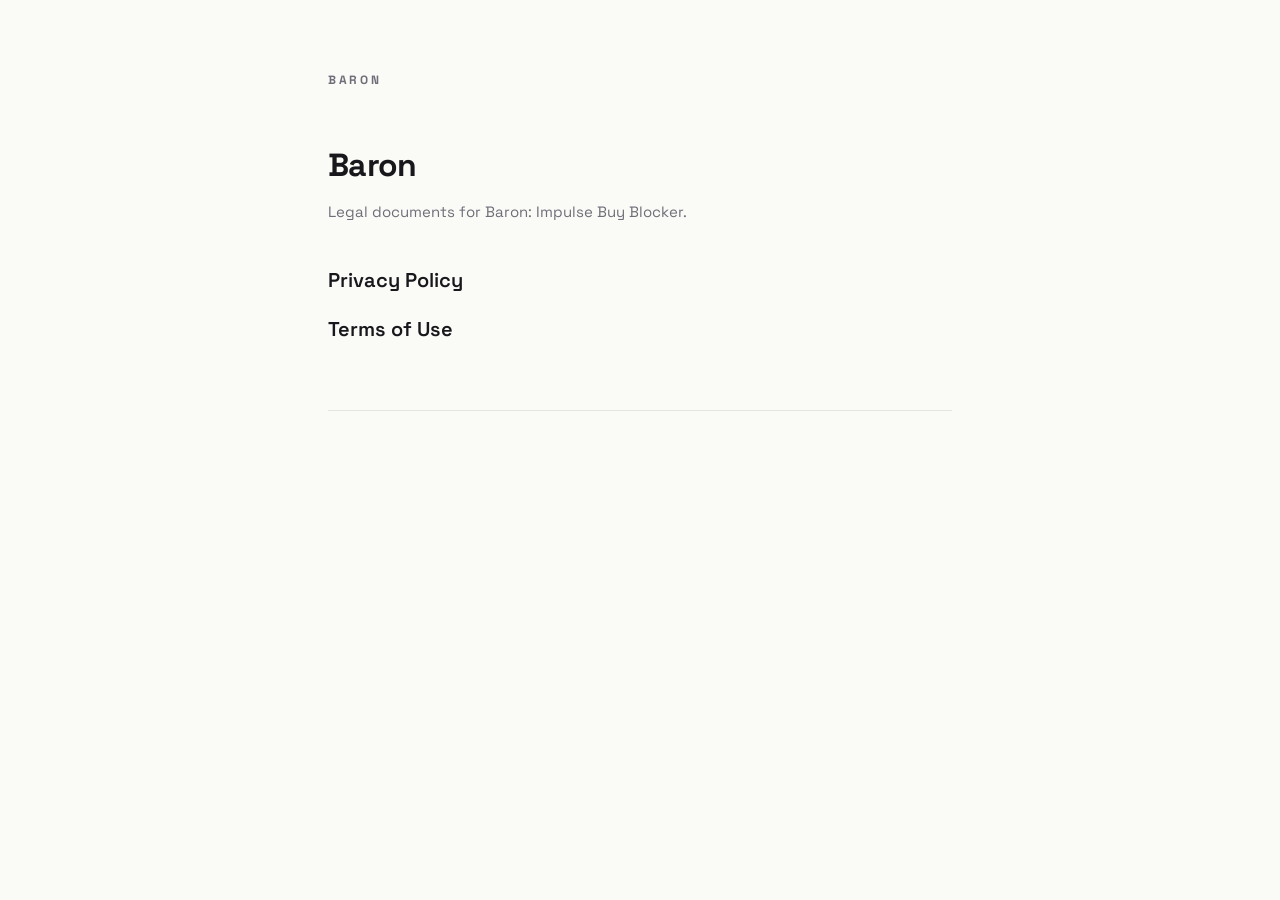
<file: index.html>
<!doctype html>
<html lang="en">
<head>
<meta charset="utf-8">
<meta name="viewport" content="width=device-width, initial-scale=1">
<title>Baron · Baron</title>
<meta name="description" content="Baron for Baron: Impulse Buy Blocker.">
<link rel="preconnect" href="https://fonts.googleapis.com">
<link rel="preconnect" href="https://fonts.gstatic.com" crossorigin>
<link rel="stylesheet" href="https://fonts.googleapis.com/css2?family=Space+Grotesk:wght@400;600;700&display=swap">
<link rel="stylesheet" href="style.css">
</head>
<body>
<main class="wrap">
<a class="brand" href="">Baron</a>
<h1>Baron</h1>
<p class="updated">Legal documents for Baron: Impulse Buy Blocker.</p>
<ul class="index-links">
  <li><a href="privacy/">Privacy Policy</a></li>
  <li><a href="terms/">Terms of Use</a></li>
</ul>
<nav class="nav"></nav>
</main>
</body>
</html>
</file>
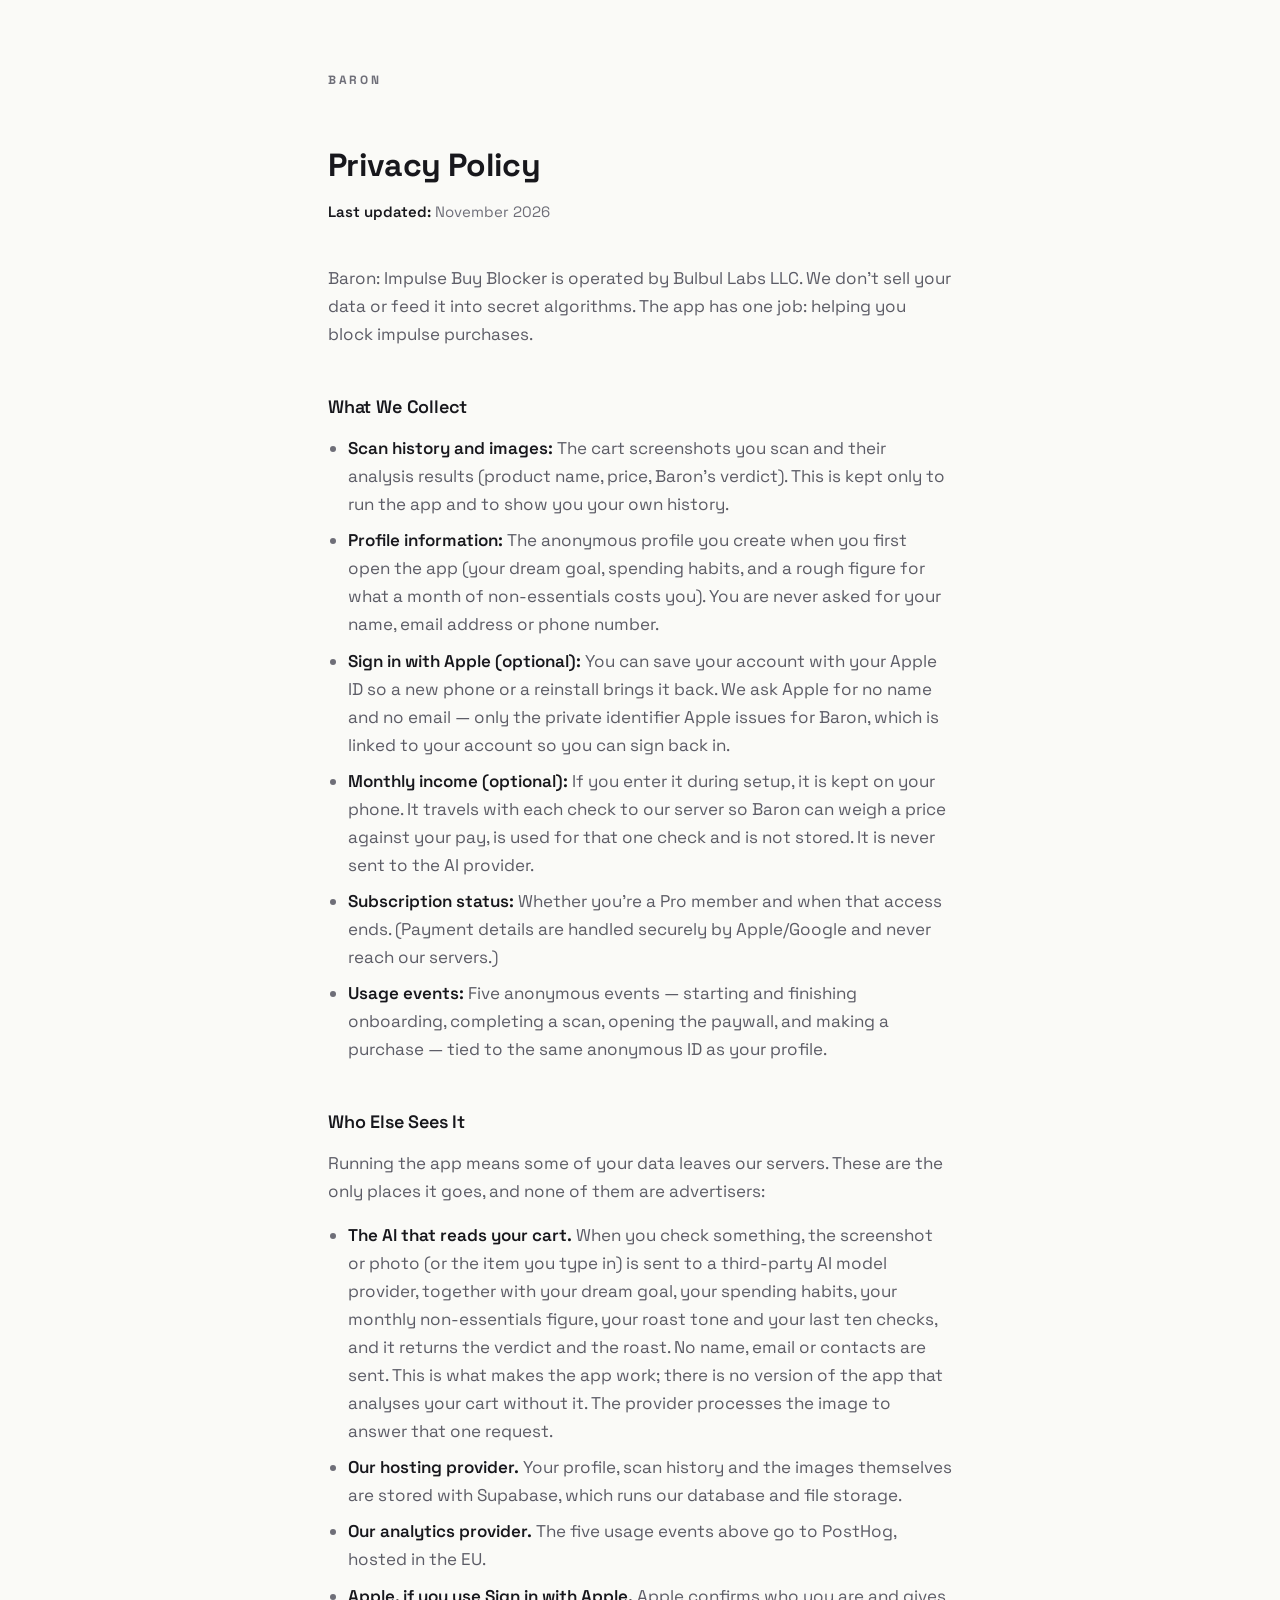
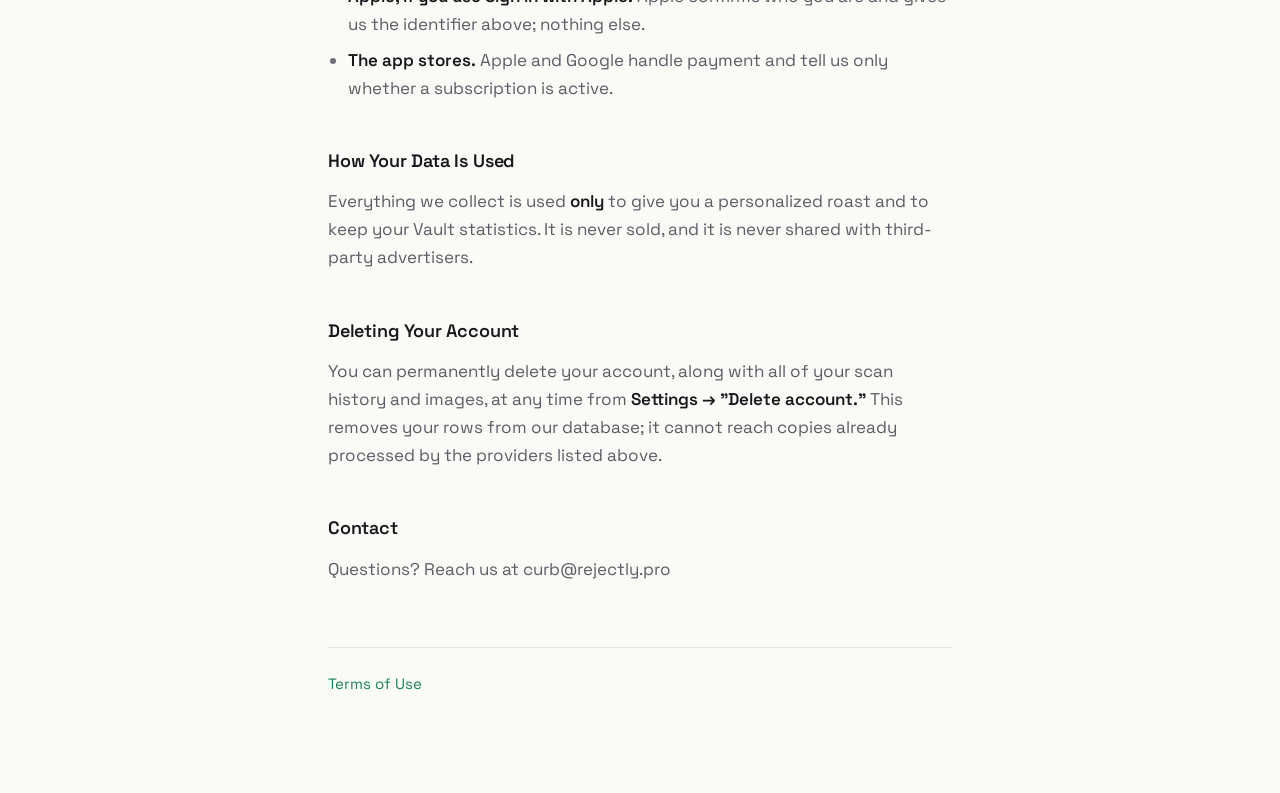
<file: privacy/index.html>
<!doctype html>
<html lang="en">
<head>
<meta charset="utf-8">
<meta name="viewport" content="width=device-width, initial-scale=1">
<title>Privacy Policy · Baron</title>
<meta name="description" content="Privacy Policy for Baron: Impulse Buy Blocker.">
<link rel="preconnect" href="https://fonts.googleapis.com">
<link rel="preconnect" href="https://fonts.gstatic.com" crossorigin>
<link rel="stylesheet" href="https://fonts.googleapis.com/css2?family=Space+Grotesk:wght@400;600;700&display=swap">
<link rel="stylesheet" href="../style.css">
</head>
<body>
<main class="wrap">
<a class="brand" href="../">Baron</a>
<h1>Privacy Policy</h1>
<p class="updated"><strong>Last updated:</strong> November 2026</p>
<p>Baron: Impulse Buy Blocker is operated by Bulbul Labs LLC. We don't sell your data or feed it into secret algorithms. The app has one job: helping you block impulse purchases.</p>
<h2>What We Collect</h2>
<ul>
  <li><strong>Scan history and images:</strong> The cart screenshots you scan and their analysis results (product name, price, Baron's verdict). This is kept only to run the app and to show you your own history.</li>
  <li><strong>Profile information:</strong> The anonymous profile you create when you first open the app (your dream goal, spending habits, and a rough figure for what a month of non-essentials costs you). You are never asked for your name, email address or phone number.</li>
  <li><strong>Sign in with Apple (optional):</strong> You can save your account with your Apple ID so a new phone or a reinstall brings it back. We ask Apple for no name and no email — only the private identifier Apple issues for Baron, which is linked to your account so you can sign back in.</li>
  <li><strong>Monthly income (optional):</strong> If you enter it during setup, it is kept on your phone. It travels with each check to our server so Baron can weigh a price against your pay, is used for that one check and is not stored. It is never sent to the AI provider.</li>
  <li><strong>Subscription status:</strong> Whether you're a Pro member and when that access ends. (Payment details are handled securely by Apple/Google and never reach our servers.)</li>
  <li><strong>Usage events:</strong> Five anonymous events — starting and finishing onboarding, completing a scan, opening the paywall, and making a purchase — tied to the same anonymous ID as your profile.</li>
</ul>
<h2>Who Else Sees It</h2>
<p>Running the app means some of your data leaves our servers. These are the only places it goes, and none of them are advertisers:</p>
<ul>
  <li><strong>The AI that reads your cart.</strong> When you check something, the screenshot or photo (or the item you type in) is sent to a third-party AI model provider, together with your dream goal, your spending habits, your monthly non-essentials figure, your roast tone and your last ten checks, and it returns the verdict and the roast. No name, email or contacts are sent. This is what makes the app work; there is no version of the app that analyses your cart without it. The provider processes the image to answer that one request.</li>
  <li><strong>Our hosting provider.</strong> Your profile, scan history and the images themselves are stored with Supabase, which runs our database and file storage.</li>
  <li><strong>Our analytics provider.</strong> The five usage events above go to PostHog, hosted in the EU.</li>
  <li><strong>Apple, if you use Sign in with Apple.</strong> Apple confirms who you are and gives us the identifier above; nothing else.</li>
  <li><strong>The app stores.</strong> Apple and Google handle payment and tell us only whether a subscription is active.</li>
</ul>
<h2>How Your Data Is Used</h2>
<p>Everything we collect is used <strong>only</strong> to give you a personalized roast and to keep your Vault statistics. It is never sold, and it is never shared with third-party advertisers.</p>
<h2>Deleting Your Account</h2>
<p>You can permanently delete your account, along with all of your scan history and images, at any time from <strong>Settings → "Delete account."</strong> This removes your rows from our database; it cannot reach copies already processed by the providers listed above.</p>
<h2>Contact</h2>
<p>Questions? Reach us at curb@rejectly.pro</p>
<nav class="nav"><a href="../terms/">Terms of Use</a></nav>
</main>
</body>
</html>
</file>
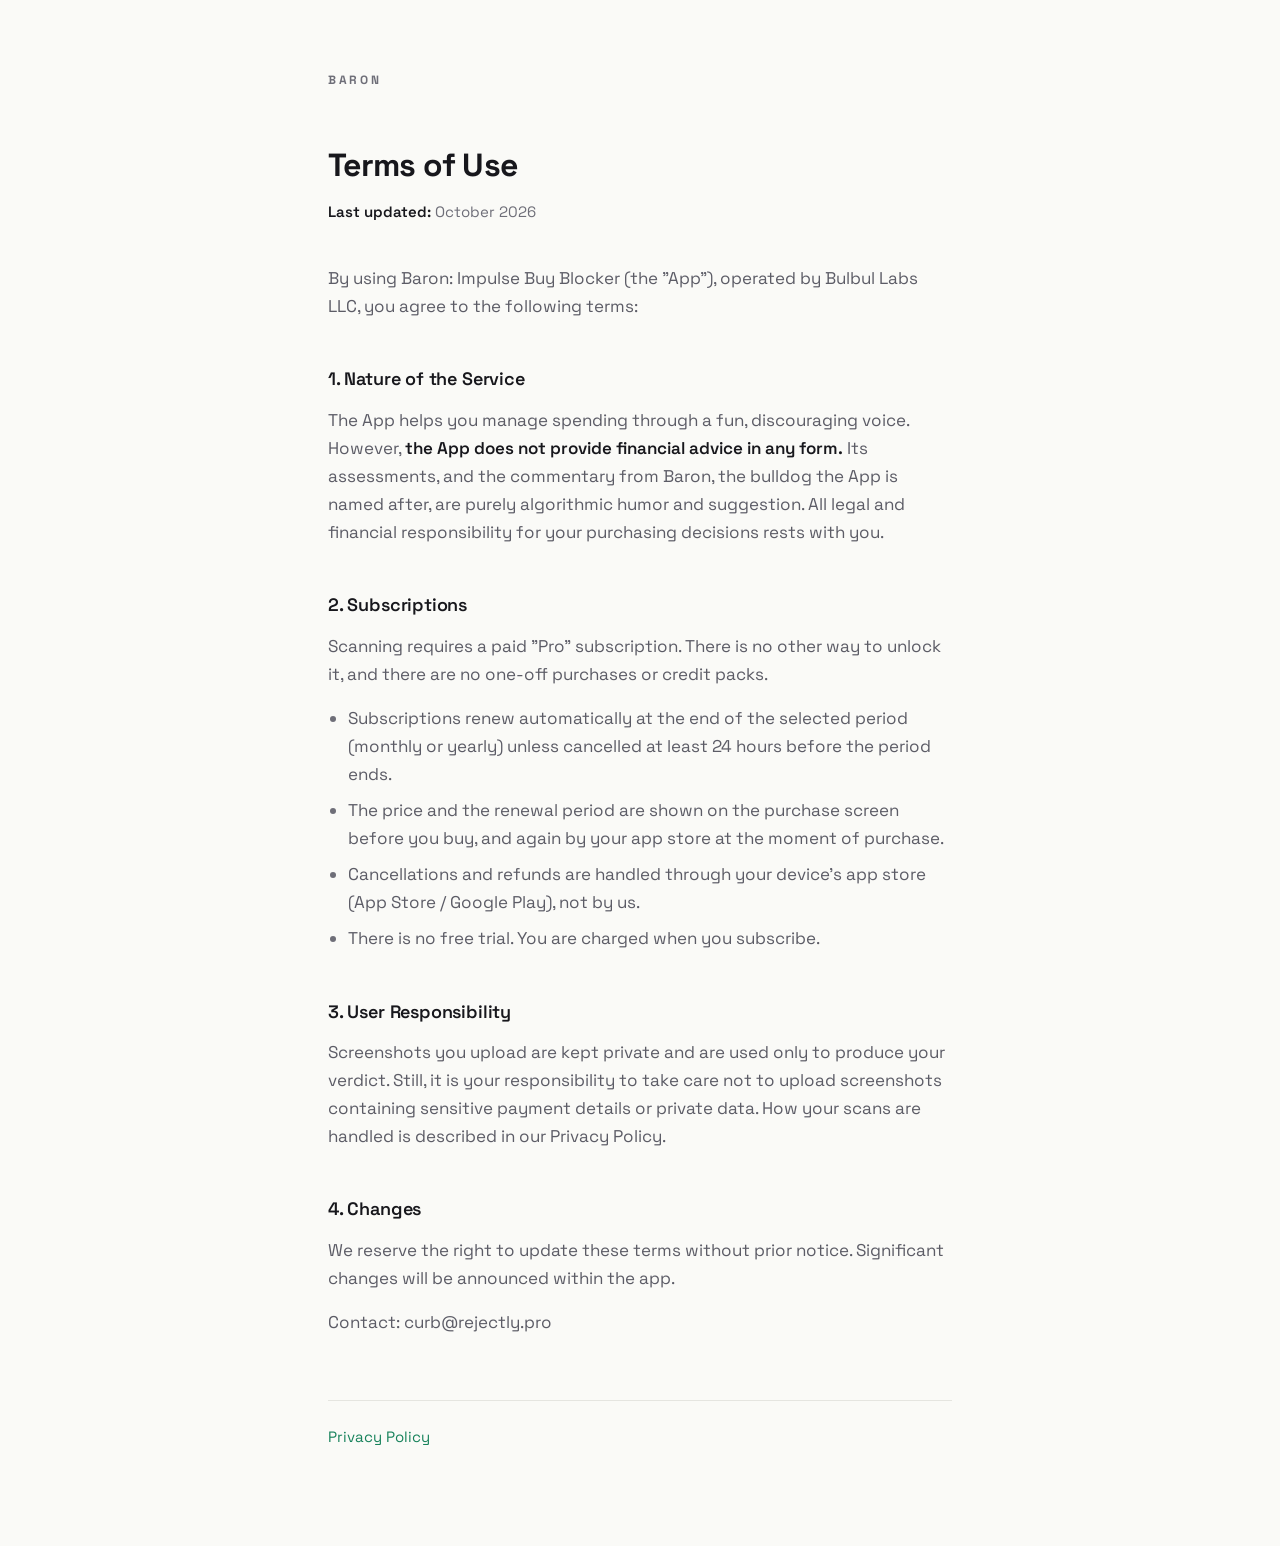
<file: terms/index.html>
<!doctype html>
<html lang="en">
<head>
<meta charset="utf-8">
<meta name="viewport" content="width=device-width, initial-scale=1">
<title>Terms of Use · Baron</title>
<meta name="description" content="Terms of Use for Baron: Impulse Buy Blocker.">
<link rel="preconnect" href="https://fonts.googleapis.com">
<link rel="preconnect" href="https://fonts.gstatic.com" crossorigin>
<link rel="stylesheet" href="https://fonts.googleapis.com/css2?family=Space+Grotesk:wght@400;600;700&display=swap">
<link rel="stylesheet" href="../style.css">
</head>
<body>
<main class="wrap">
<a class="brand" href="../">Baron</a>
<h1>Terms of Use</h1>
<p class="updated"><strong>Last updated:</strong> October 2026</p>
<p>By using Baron: Impulse Buy Blocker (the "App"), operated by Bulbul Labs LLC, you agree to the following terms:</p>
<h2>1. Nature of the Service</h2>
<p>The App helps you manage spending through a fun, discouraging voice. However, <strong>the App does not provide financial advice in any form.</strong> Its assessments, and the commentary from Baron, the bulldog the App is named after, are purely algorithmic humor and suggestion. All legal and financial responsibility for your purchasing decisions rests with you.</p>
<h2>2. Subscriptions</h2>
<p>Scanning requires a paid "Pro" subscription. There is no other way to unlock it, and there are no one-off purchases or credit packs.</p>
<ul>
  <li>Subscriptions renew automatically at the end of the selected period (monthly or yearly) unless cancelled at least 24 hours before the period ends.</li>
  <li>The price and the renewal period are shown on the purchase screen before you buy, and again by your app store at the moment of purchase.</li>
  <li>Cancellations and refunds are handled through your device's app store (App Store / Google Play), not by us.</li>
  <li>There is no free trial. You are charged when you subscribe.</li>
</ul>
<h2>3. User Responsibility</h2>
<p>Screenshots you upload are kept private and are used only to produce your verdict. Still, it is your responsibility to take care not to upload screenshots containing sensitive payment details or private data. How your scans are handled is described in our Privacy Policy.</p>
<h2>4. Changes</h2>
<p>We reserve the right to update these terms without prior notice. Significant changes will be announced within the app.</p>
<p>Contact: curb@rejectly.pro</p>
<nav class="nav"><a href="../privacy/">Privacy Policy</a></nav>
</main>
</body>
</html>
</file>
<file: style.css>
:root {
  --bg: #FAFAF7;
  --surface: #FFFFFF;
  --border: #E5E5E0;
  --text: #17171C;
  --text-secondary: #5C5C66;
  --text-muted: #6E6E78;
  --accent: #17825B;
}
@media (prefers-color-scheme: dark) {
  :root {
    --bg: #131316;
    --surface: #1B1B1F;
    --border: #2C2C31;
    --text: #F4F4F0;
    --text-secondary: #B6B6BE;
    --text-muted: #9A9AA3;
    --accent: #41C393;
  }
}
* { box-sizing: border-box; }
body {
  margin: 0;
  background: var(--bg);
  color: var(--text);
  font-family: 'Space Grotesk', -apple-system, BlinkMacSystemFont, 'Segoe UI', sans-serif;
  font-size: 17px;
  line-height: 1.65;
  -webkit-text-size-adjust: 100%;
}
.wrap { max-width: 42rem; margin: 0 auto; padding: 4rem 1.5rem 6rem; }
.brand {
  display: inline-block;
  margin-bottom: 3rem;
  font-size: 0.75rem;
  font-weight: 700;
  letter-spacing: 0.22em;
  text-transform: uppercase;
  color: var(--text-muted);
  text-decoration: none;
}
.brand:hover { color: var(--accent); }
h1 {
  margin: 0 0 0.5rem;
  font-size: 2rem;
  font-weight: 700;
  letter-spacing: -0.02em;
  text-wrap: balance;
}
h2 {
  margin: 2.75rem 0 0.75rem;
  font-size: 1.125rem;
  font-weight: 600;
  letter-spacing: -0.01em;
}
p, li { color: var(--text-secondary); }
p { margin: 0 0 1rem; }
ul { margin: 0 0 1rem; padding-left: 1.25rem; }
li { margin-bottom: 0.5rem; }
li::marker { color: var(--text-muted); }
strong { color: var(--text); font-weight: 600; }
.updated {
  margin: 0 0 2.5rem;
  font-size: 0.9375rem;
  color: var(--text-muted);
}
.nav { margin-top: 4rem; padding-top: 1.5rem; border-top: 1px solid var(--border); font-size: 0.9375rem; }
.nav a { color: var(--accent); text-decoration: none; }
.nav a:hover { text-decoration: underline; }
a:focus-visible { outline: 2px solid var(--accent); outline-offset: 3px; border-radius: 2px; }
.index-links { list-style: none; padding: 0; margin: 2rem 0 0; }
.index-links li { margin-bottom: 1rem; }
.index-links a { color: var(--text); font-size: 1.25rem; font-weight: 600; text-decoration: none; }
.index-links a:hover { color: var(--accent); }
</file>
